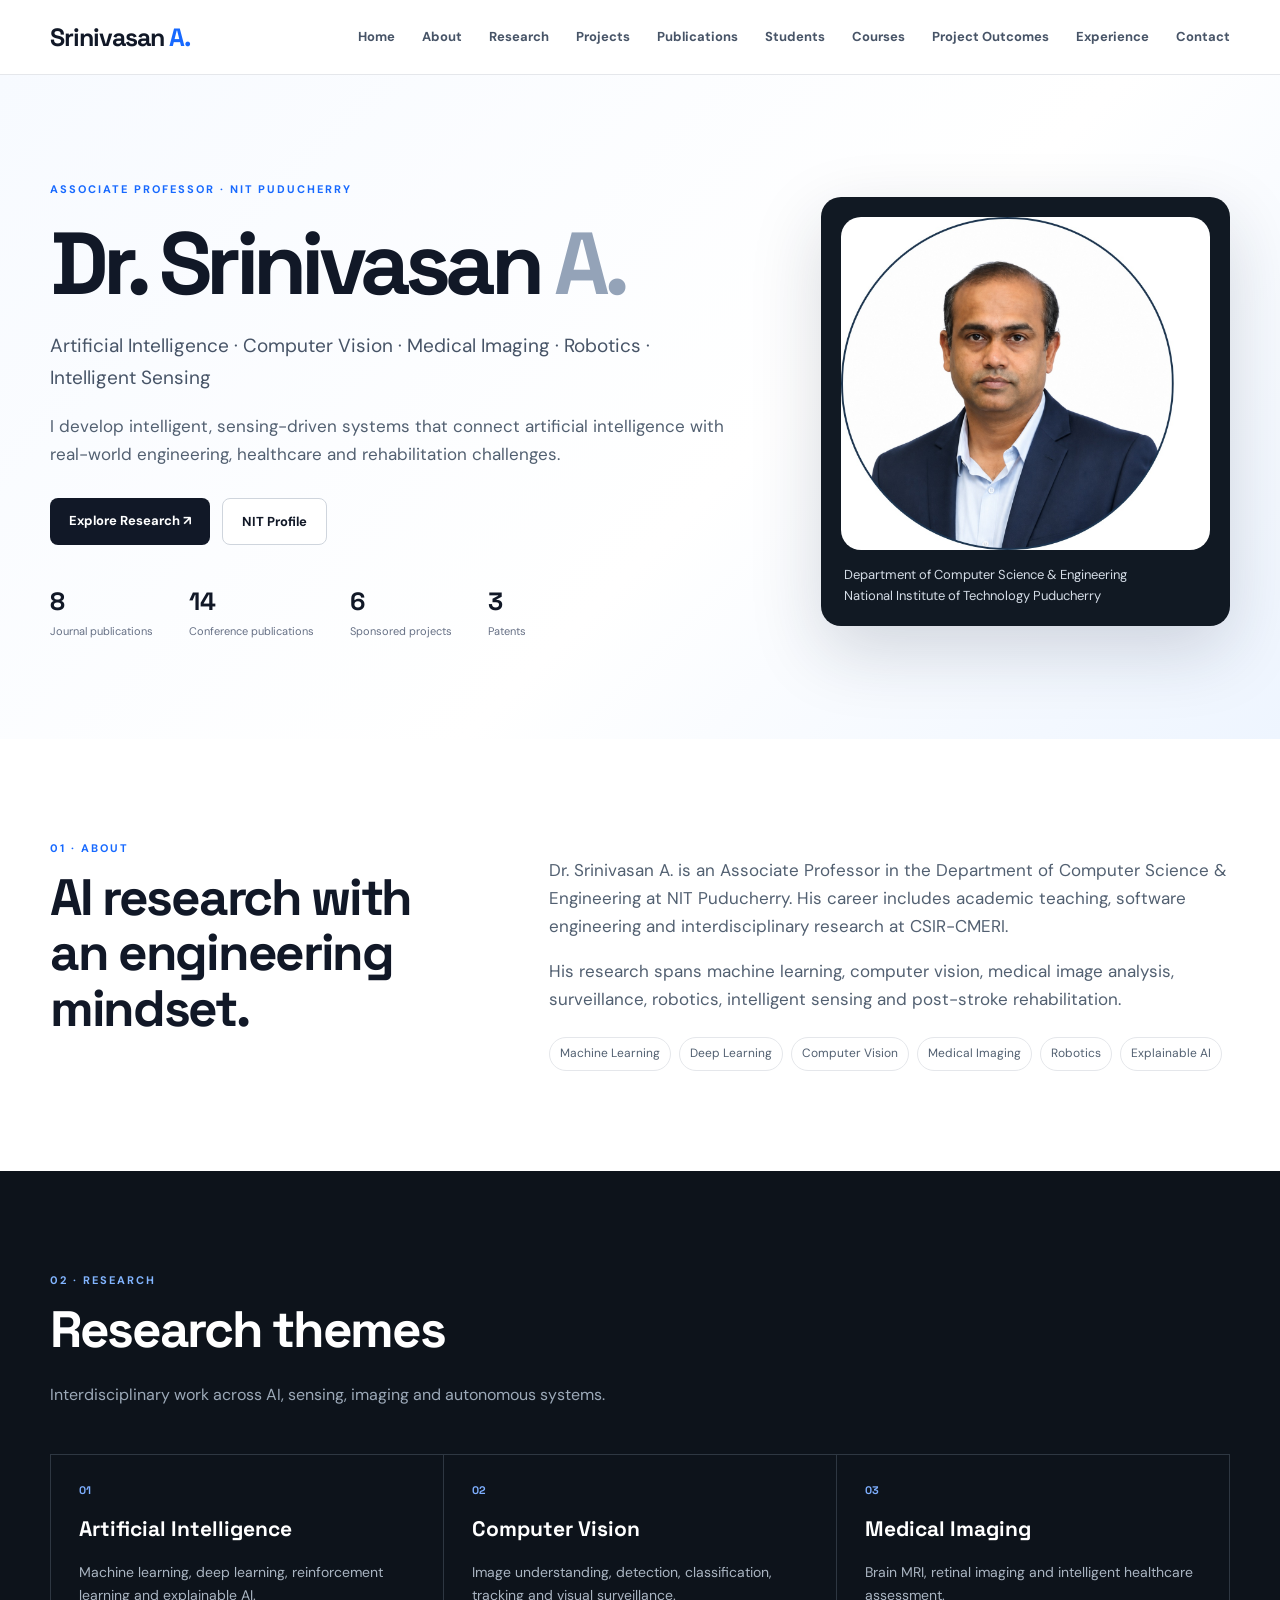
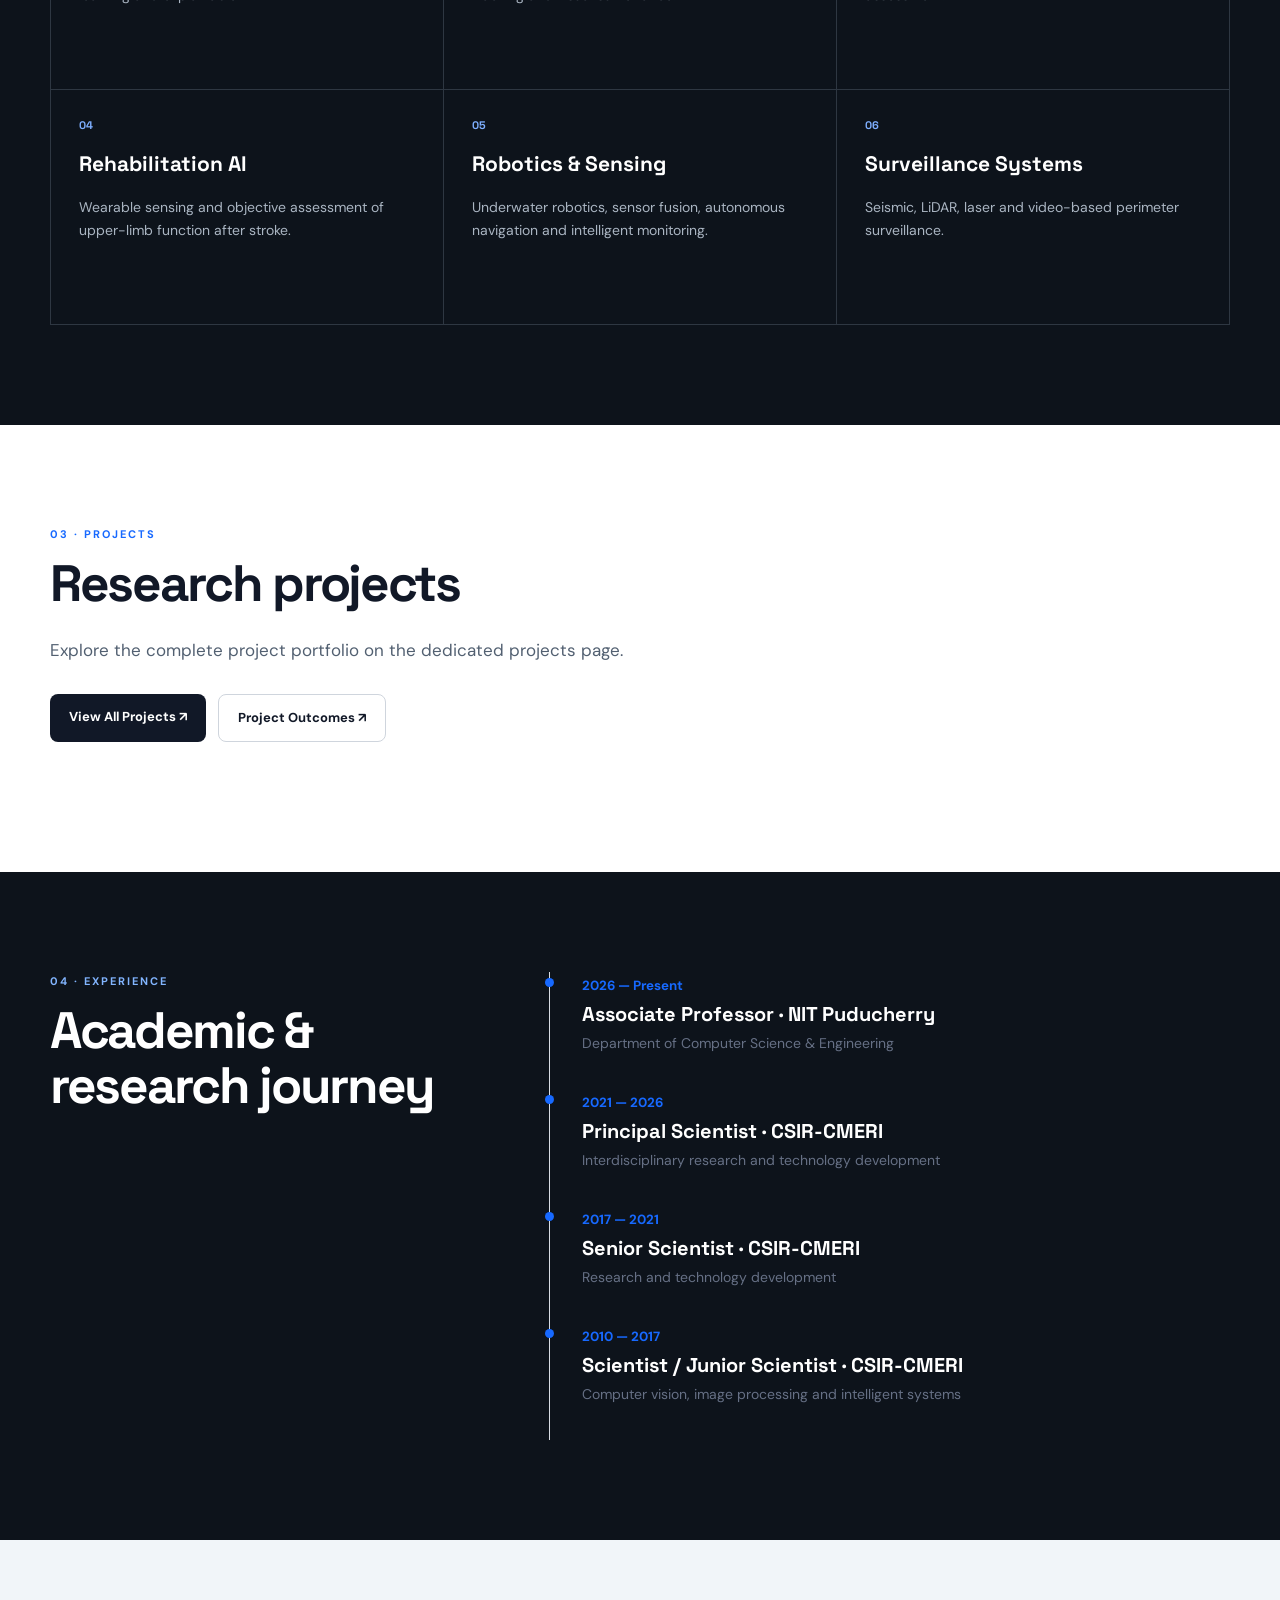
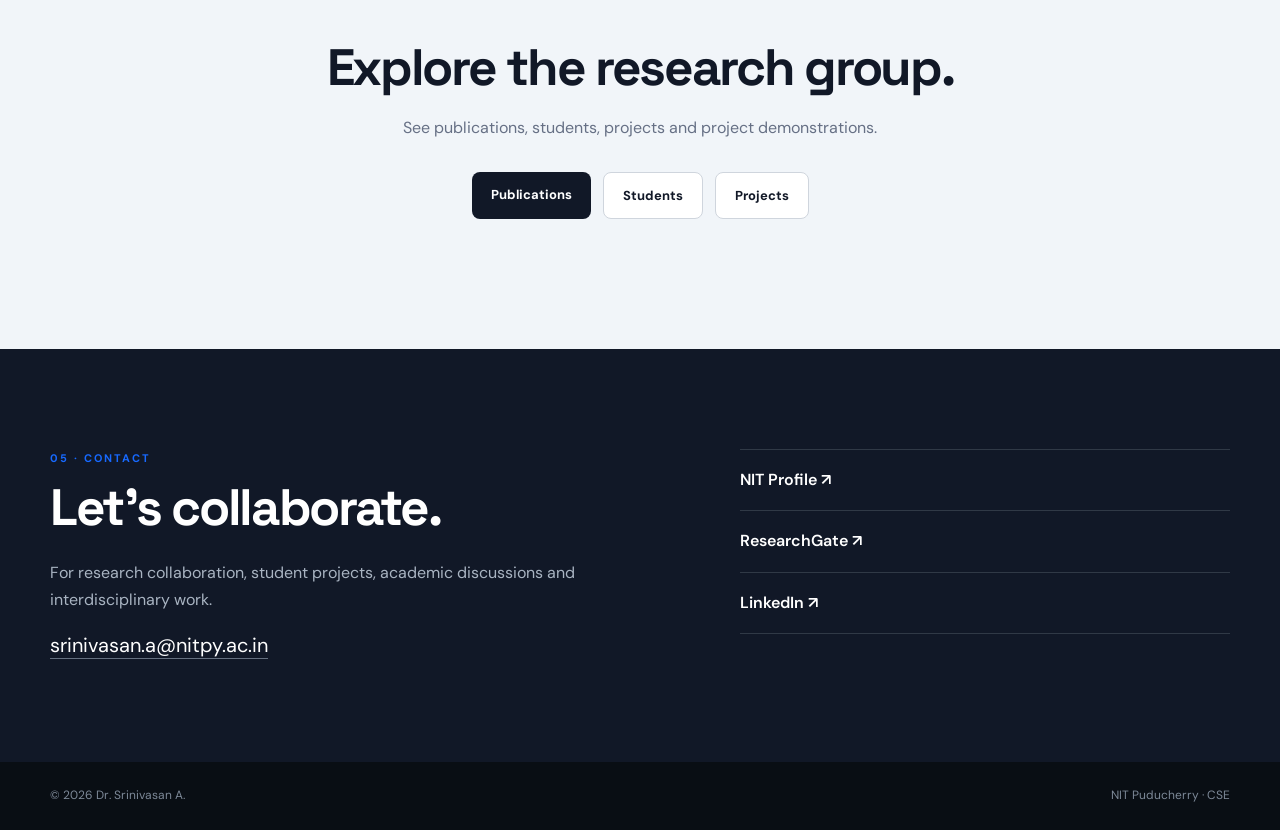
<file: index.html>
<!doctype html><html lang="en"><head><meta charset="utf-8"><meta name="viewport" content="width=device-width,initial-scale=1"><title>Dr. Srinivasan A | Associate Professor | NIT Puducherry</title><link rel="stylesheet" href="style.css"></head><body><header><div class="container nav"><a class="brand" href="index.html">Srinivasan <b>A.</b></a><button class="menu">☰</button><nav>
<a href="index.html">Home</a><a href="index.html#about">About</a><a href="index.html#research">Research</a><a href="projects.html">Projects</a><a href="publications.html">Publications</a><a href="students.html">Students</a><a href="stu.html">Courses</a><a href="project-outcomes.html">Project Outcomes</a><a href="index.html#experience">Experience</a><a href="index.html#contact">Contact</a>
</nav></div></header>
<section class="hero"><div class="container hero-grid"><div><div class="eyebrow">ASSOCIATE PROFESSOR · NIT PUDUCHERRY</div><h1>Dr. Srinivasan <span>A.</span></h1><p class="lead">Artificial Intelligence · Computer Vision · Medical Imaging · Robotics · Intelligent Sensing</p><p class="copy">I develop intelligent, sensing-driven systems that connect artificial intelligence with real-world engineering, healthcare and rehabilitation challenges.</p><div class="actions"><a class="btn primary" href="#research">Explore Research ↗</a><a class="btn outline" href="https://research.nitpy.ac.in/professor_profile/25596601/" target="_blank">NIT Profile</a></div><div class="metrics"><div><strong>8</strong><small>Journal publications</small></div><div><strong>14</strong><small>Conference publications</small></div><div><strong>6</strong><small>Sponsored projects</small></div><div><strong>3</strong><small>Patents</small></div></div></div><div class="portrait"><img class="portrait-photo" src="images/srinivasan.jpg" alt="Dr. Srinivasan A"><p>Department of Computer Science & Engineering<br>National Institute of Technology Puducherry</p></div></div></section>
<section id="about"><div class="container two"><div><div class="label">01 · ABOUT</div><h2>AI research with an engineering mindset.</h2></div><div class="copy"><p>Dr. Srinivasan A. is an Associate Professor in the Department of Computer Science & Engineering at NIT Puducherry. His career includes academic teaching, software engineering and interdisciplinary research at CSIR-CMERI.</p><p>His research spans machine learning, computer vision, medical image analysis, surveillance, robotics, intelligent sensing and post-stroke rehabilitation.</p><div class="chips"><span>Machine Learning</span><span>Deep Learning</span><span>Computer Vision</span><span>Medical Imaging</span><span>Robotics</span><span>Explainable AI</span></div></div></div></section>
<section id="research" class="dark"><div class="container"><div class="label">02 · RESEARCH</div><h2>Research themes</h2><p class="section-intro">Interdisciplinary work across AI, sensing, imaging and autonomous systems.</p><div class="research"><article><div class="num">01</div><h3>Artificial Intelligence</h3><p>Machine learning, deep learning, reinforcement learning and explainable AI.</p></article><article><div class="num">02</div><h3>Computer Vision</h3><p>Image understanding, detection, classification, tracking and visual surveillance.</p></article><article><div class="num">03</div><h3>Medical Imaging</h3><p>Brain MRI, retinal imaging and intelligent healthcare assessment.</p></article><article><div class="num">04</div><h3>Rehabilitation AI</h3><p>Wearable sensing and objective assessment of upper-limb function after stroke.</p></article><article><div class="num">05</div><h3>Robotics & Sensing</h3><p>Underwater robotics, sensor fusion, autonomous navigation and intelligent monitoring.</p></article><article><div class="num">06</div><h3>Surveillance Systems</h3><p>Seismic, LiDAR, laser and video-based perimeter surveillance.</p></article></div></div></section>
<section id="projects"><div class="container"><div class="label">03 · PROJECTS</div><h2>Research projects</h2><p class="copy">Explore the complete project portfolio on the dedicated projects page.</p><div class="actions"><a class="btn primary" href="projects.html">View All Projects ↗</a><a class="btn outline" href="project-outcomes.html">Project Outcomes ↗</a></div></div></section>
<section id="experience" class="dark"><div class="container two"><div><div class="label">04 · EXPERIENCE</div><h2>Academic & research journey</h2></div><div class="timeline"><article><small>2026 — Present</small><h3>Associate Professor · NIT Puducherry</h3><p>Department of Computer Science & Engineering</p></article><article><small>2021 — 2026</small><h3>Principal Scientist · CSIR-CMERI</h3><p>Interdisciplinary research and technology development</p></article><article><small>2017 — 2021</small><h3>Senior Scientist · CSIR-CMERI</h3><p>Research and technology development</p></article><article><small>2010 — 2017</small><h3>Scientist / Junior Scientist · CSIR-CMERI</h3><p>Computer vision, image processing and intelligent systems</p></article></div></div></section>
<section class="cta"><div class="container"><h2>Explore the research group.</h2><p>See publications, students, projects and project demonstrations.</p><div class="actions" style="justify-content:center"><a class="btn primary" href="publications.html">Publications</a><a class="btn outline" href="students.html">Students</a><a class="btn outline" href="projects.html">Projects</a></div></div></section>
<section id="contact" class="contact"><div class="container contact-grid"><div><div class="label">05 · CONTACT</div><h2>Let's collaborate.</h2><p>For research collaboration, student projects, academic discussions and interdisciplinary work.</p><a class="email" href="mailto:srinivasan.a@nitpy.ac.in">srinivasan.a@nitpy.ac.in</a></div><div class="links"><a href="https://research.nitpy.ac.in/professor_profile/25596601/" target="_blank">NIT Profile ↗</a><a href="https://www.researchgate.net/profile/Srinivasan-Aruchamy" target="_blank">ResearchGate ↗</a><a href="https://in.linkedin.com/in/dr-srinivasan-aruchamy-863a3223" target="_blank">LinkedIn ↗</a></div></div></section>
<footer><div class="container foot"><span>© <span id="y"></span> Dr. Srinivasan A.</span><span>NIT Puducherry · CSE</span></div></footer><script src="script.js"></script></body></html>
</file>
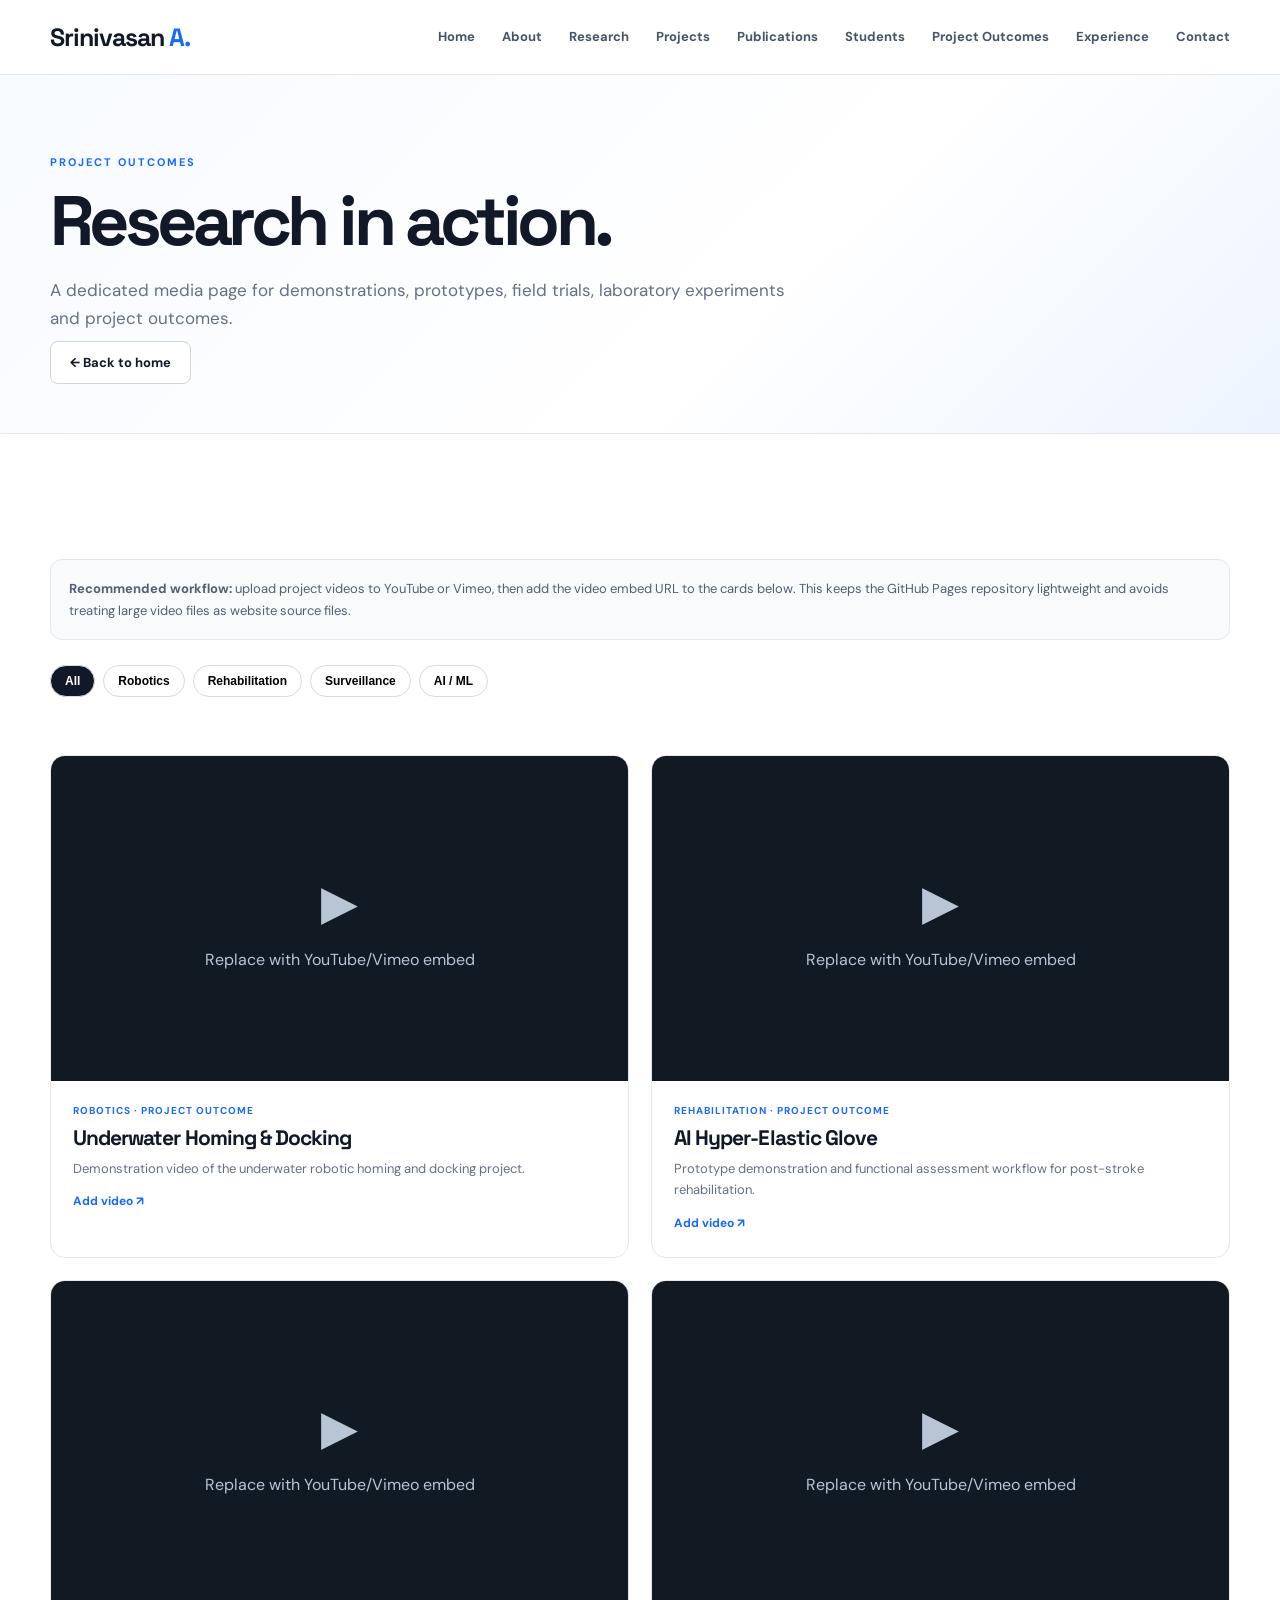
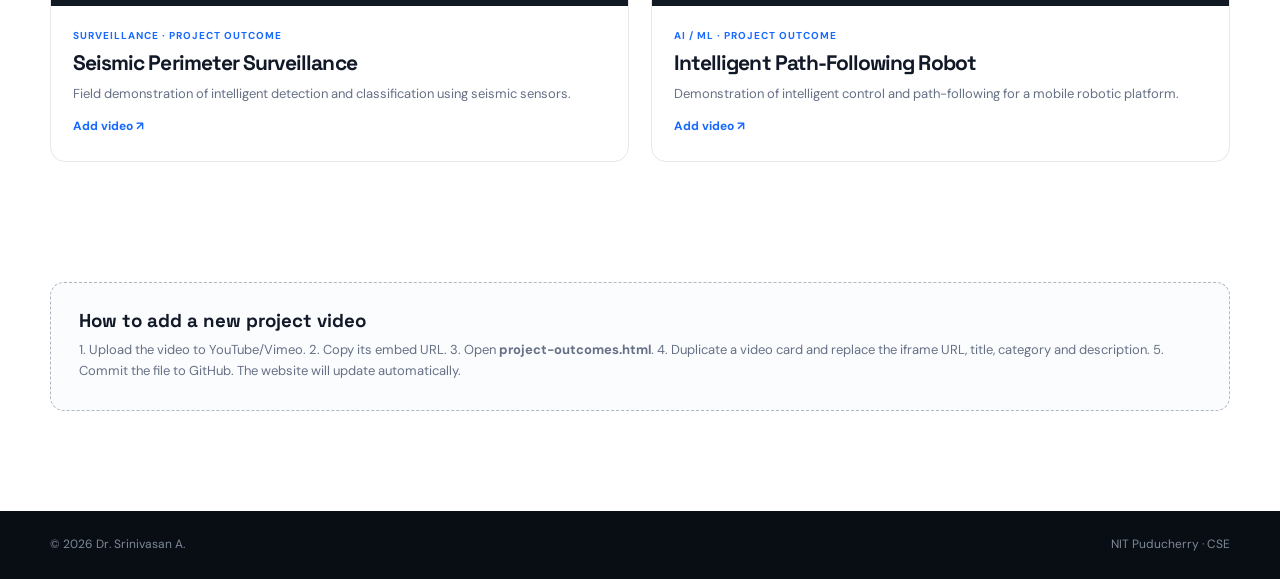
<file: project-outcomes.html>
<!doctype html><html lang="en"><head><meta charset="utf-8"><meta name="viewport" content="width=device-width,initial-scale=1"><title>Project Outcomes | Dr. Srinivasan A</title><link rel="stylesheet" href="style.css"></head><body>
<header><div class="container nav"><a class="brand" href="index.html">Srinivasan <b>A.</b></a><button class="menu">☰</button><nav>
<a href="index.html">Home</a><a href="index.html#about">About</a><a href="index.html#research">Research</a><a href="projects.html">Projects</a><a href="publications.html">Publications</a><a href="students.html">Students</a><a href="project-outcomes.html">Project Outcomes</a><a href="index.html#experience">Experience</a><a href="index.html#contact">Contact</a>
</nav></div></header>
<section class="video-hero"><div class="container"><div class="label">PROJECT OUTCOMES</div><h1>Research in action.</h1><p>A dedicated media page for demonstrations, prototypes, field trials, laboratory experiments and project outcomes.</p><a class="btn outline" href="index.html">← Back to home</a></div></section>
<section><div class="container"><div class="video-note"><b>Recommended workflow:</b> upload project videos to YouTube or Vimeo, then add the video embed URL to the cards below. This keeps the GitHub Pages repository lightweight and avoids treating large video files as website source files.</div>
<div class="video-filters"><button class="video-filter active" data-filter="all">All</button><button class="video-filter" data-filter="robotics">Robotics</button><button class="video-filter" data-filter="rehabilitation">Rehabilitation</button><button class="video-filter" data-filter="surveillance">Surveillance</button><button class="video-filter" data-filter="ai">AI / ML</button></div>
<div id="videoGrid" class="video-grid">
<article class="video-card" data-category="robotics"><div class="video-frame"><div class="video-placeholder"><span class="play">▶</span>Replace with YouTube/Vimeo embed</div></div><div class="video-body"><div class="video-meta">Robotics · Project Outcome</div><h2>Underwater Homing & Docking</h2><p>Demonstration video of the underwater robotic homing and docking project.</p><a class="video-link" href="#" onclick="return false">Add video ↗</a></div></article>
<article class="video-card" data-category="rehabilitation"><div class="video-frame"><div class="video-placeholder"><span class="play">▶</span>Replace with YouTube/Vimeo embed</div></div><div class="video-body"><div class="video-meta">Rehabilitation · Project Outcome</div><h2>AI Hyper-Elastic Glove</h2><p>Prototype demonstration and functional assessment workflow for post-stroke rehabilitation.</p><a class="video-link" href="#" onclick="return false">Add video ↗</a></div></article>
<article class="video-card" data-category="surveillance"><div class="video-frame"><div class="video-placeholder"><span class="play">▶</span>Replace with YouTube/Vimeo embed</div></div><div class="video-body"><div class="video-meta">Surveillance · Project Outcome</div><h2>Seismic Perimeter Surveillance</h2><p>Field demonstration of intelligent detection and classification using seismic sensors.</p><a class="video-link" href="#" onclick="return false">Add video ↗</a></div></article>
<article class="video-card" data-category="ai"><div class="video-frame"><div class="video-placeholder"><span class="play">▶</span>Replace with YouTube/Vimeo embed</div></div><div class="video-body"><div class="video-meta">AI / ML · Project Outcome</div><h2>Intelligent Path-Following Robot</h2><p>Demonstration of intelligent control and path-following for a mobile robotic platform.</p><a class="video-link" href="#" onclick="return false">Add video ↗</a></div></article>
</div>
<div class="upload-box"><h3>How to add a new project video</h3><p>1. Upload the video to YouTube/Vimeo. 2. Copy its embed URL. 3. Open <b>project-outcomes.html</b>. 4. Duplicate a video card and replace the iframe URL, title, category and description. 5. Commit the file to GitHub. The website will update automatically.</p></div>
</div></section>
<footer><div class="container foot"><span>© <span id="y"></span> Dr. Srinivasan A.</span><span>NIT Puducherry · CSE</span></div></footer>
<script src="script.js"></script><script>
const vb=[...document.querySelectorAll('.video-filter')],vc=[...document.querySelectorAll('.video-card')];vb.forEach(b=>b.onclick=()=>{vb.forEach(x=>x.classList.remove('active'));b.classList.add('active');let f=b.dataset.filter;vc.forEach(c=>c.style.display=f==='all'||c.dataset.category===f?'block':'none')});
</script></body></html>
</file>
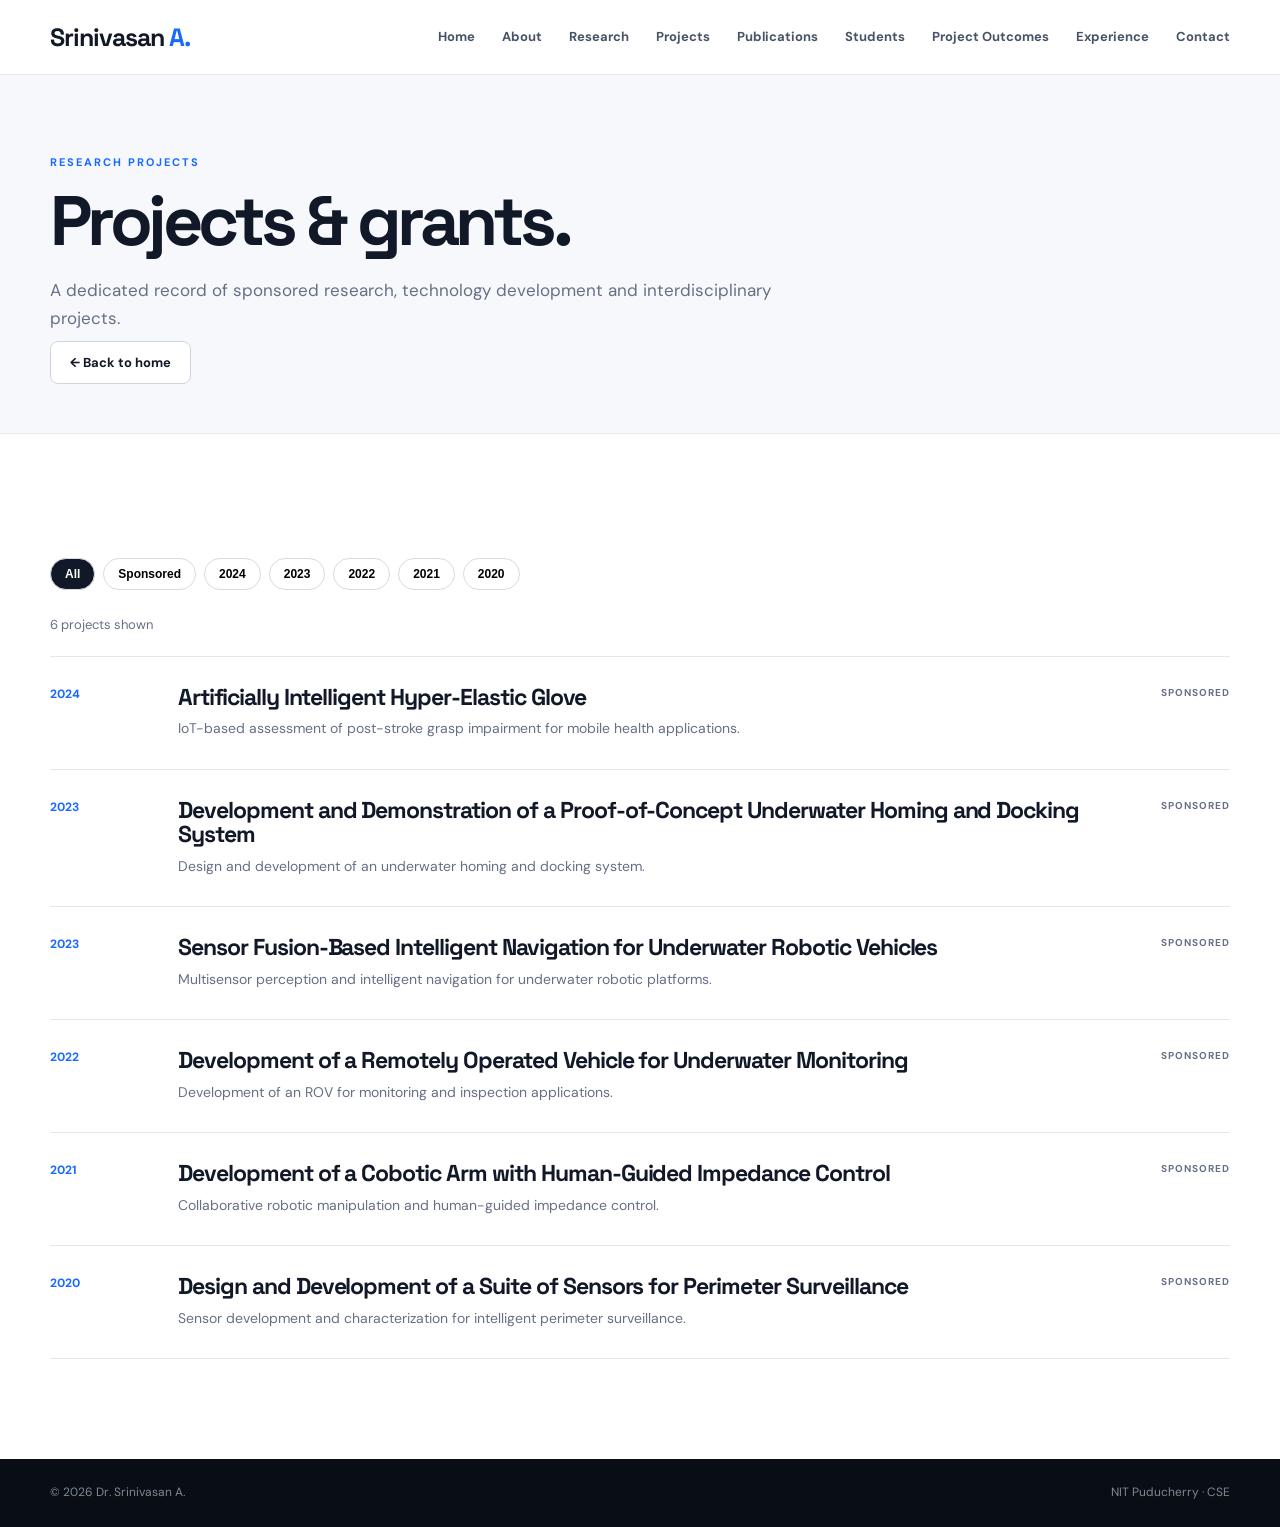
<file: projects.html>
<!doctype html><html lang="en"><head><meta charset="utf-8"><meta name="viewport" content="width=device-width,initial-scale=1"><title>Research Projects | Dr. Srinivasan A</title><link rel="stylesheet" href="style.css"></head><body>
<header><div class="container nav"><a class="brand" href="index.html">Srinivasan <b>A.</b></a><button class="menu">☰</button><nav>
<a href="index.html">Home</a><a href="index.html#about">About</a><a href="index.html#research">Research</a><a href="projects.html">Projects</a><a href="publications.html">Publications</a><a href="students.html">Students</a><a href="project-outcomes.html">Project Outcomes</a><a href="index.html#experience">Experience</a><a href="index.html#contact">Contact</a>
</nav></div></header>
<section class="project-page-hero"><div class="container"><div class="label">RESEARCH PROJECTS</div><h1>Projects & grants.</h1><p>A dedicated record of sponsored research, technology development and interdisciplinary projects.</p><a class="btn outline" href="index.html">← Back to home</a></div></section>
<section><div class="container"><div class="project-filters"><button class="project-filter active" data-filter="all">All</button><button class="project-filter" data-filter="sponsored">Sponsored</button><button class="project-filter" data-filter="2024">2024</button><button class="project-filter" data-filter="2023">2023</button><button class="project-filter" data-filter="2022">2022</button><button class="project-filter" data-filter="2021">2021</button><button class="project-filter" data-filter="2020">2020</button></div><div id="projectCount" class="project-count"></div><div class="project-list-v6"><article class="project-row-v6" data-year="2024" data-type="sponsored" data-search="artificially intelligent hyper-elastic glove iot-based assessment of post-stroke grasp impairment for mobile health applications. sponsored 2024">
<div class="project-year-v6">2024</div><div><h2>Artificially Intelligent Hyper-Elastic Glove</h2><p>IoT-based assessment of post-stroke grasp impairment for mobile health applications.</p></div><div class="project-type-v6">Sponsored</div></article>
<article class="project-row-v6" data-year="2023" data-type="sponsored" data-search="development and demonstration of a proof-of-concept underwater homing and docking system design and development of an underwater homing and docking system. sponsored 2023">
<div class="project-year-v6">2023</div><div><h2>Development and Demonstration of a Proof-of-Concept Underwater Homing and Docking System</h2><p>Design and development of an underwater homing and docking system.</p></div><div class="project-type-v6">Sponsored</div></article>
<article class="project-row-v6" data-year="2023" data-type="sponsored" data-search="sensor fusion-based intelligent navigation for underwater robotic vehicles multisensor perception and intelligent navigation for underwater robotic platforms. sponsored 2023">
<div class="project-year-v6">2023</div><div><h2>Sensor Fusion-Based Intelligent Navigation for Underwater Robotic Vehicles</h2><p>Multisensor perception and intelligent navigation for underwater robotic platforms.</p></div><div class="project-type-v6">Sponsored</div></article>
<article class="project-row-v6" data-year="2022" data-type="sponsored" data-search="development of a remotely operated vehicle for underwater monitoring development of an rov for monitoring and inspection applications. sponsored 2022">
<div class="project-year-v6">2022</div><div><h2>Development of a Remotely Operated Vehicle for Underwater Monitoring</h2><p>Development of an ROV for monitoring and inspection applications.</p></div><div class="project-type-v6">Sponsored</div></article>
<article class="project-row-v6" data-year="2021" data-type="sponsored" data-search="development of a cobotic arm with human-guided impedance control collaborative robotic manipulation and human-guided impedance control. sponsored 2021">
<div class="project-year-v6">2021</div><div><h2>Development of a Cobotic Arm with Human-Guided Impedance Control</h2><p>Collaborative robotic manipulation and human-guided impedance control.</p></div><div class="project-type-v6">Sponsored</div></article>
<article class="project-row-v6" data-year="2020" data-type="sponsored" data-search="design and development of a suite of sensors for perimeter surveillance sensor development and characterization for intelligent perimeter surveillance. sponsored 2020">
<div class="project-year-v6">2020</div><div><h2>Design and Development of a Suite of Sensors for Perimeter Surveillance</h2><p>Sensor development and characterization for intelligent perimeter surveillance.</p></div><div class="project-type-v6">Sponsored</div></article></div></div></section>
<footer><div class="container foot"><span>© <span id="y"></span> Dr. Srinivasan A.</span><span>NIT Puducherry · CSE</span></div></footer>
<script src="script.js"></script><script>
const pb=[...document.querySelectorAll('.project-filter')],pr=[...document.querySelectorAll('.project-row-v6')],pc=document.getElementById('projectCount');let pf='all';
function renderProjects(){let n=0;pr.forEach(x=>{let ok=pf==='all'||x.dataset.type===pf||x.dataset.year===pf;x.style.display=ok?'grid':'none';if(ok)n++});pc.textContent=n+' project'+(n===1?'':'s')+' shown'}
pb.forEach(b=>b.onclick=()=>{pb.forEach(x=>x.classList.remove('active'));b.classList.add('active');pf=b.dataset.filter;renderProjects()});renderProjects();
</script></body></html>
</file>
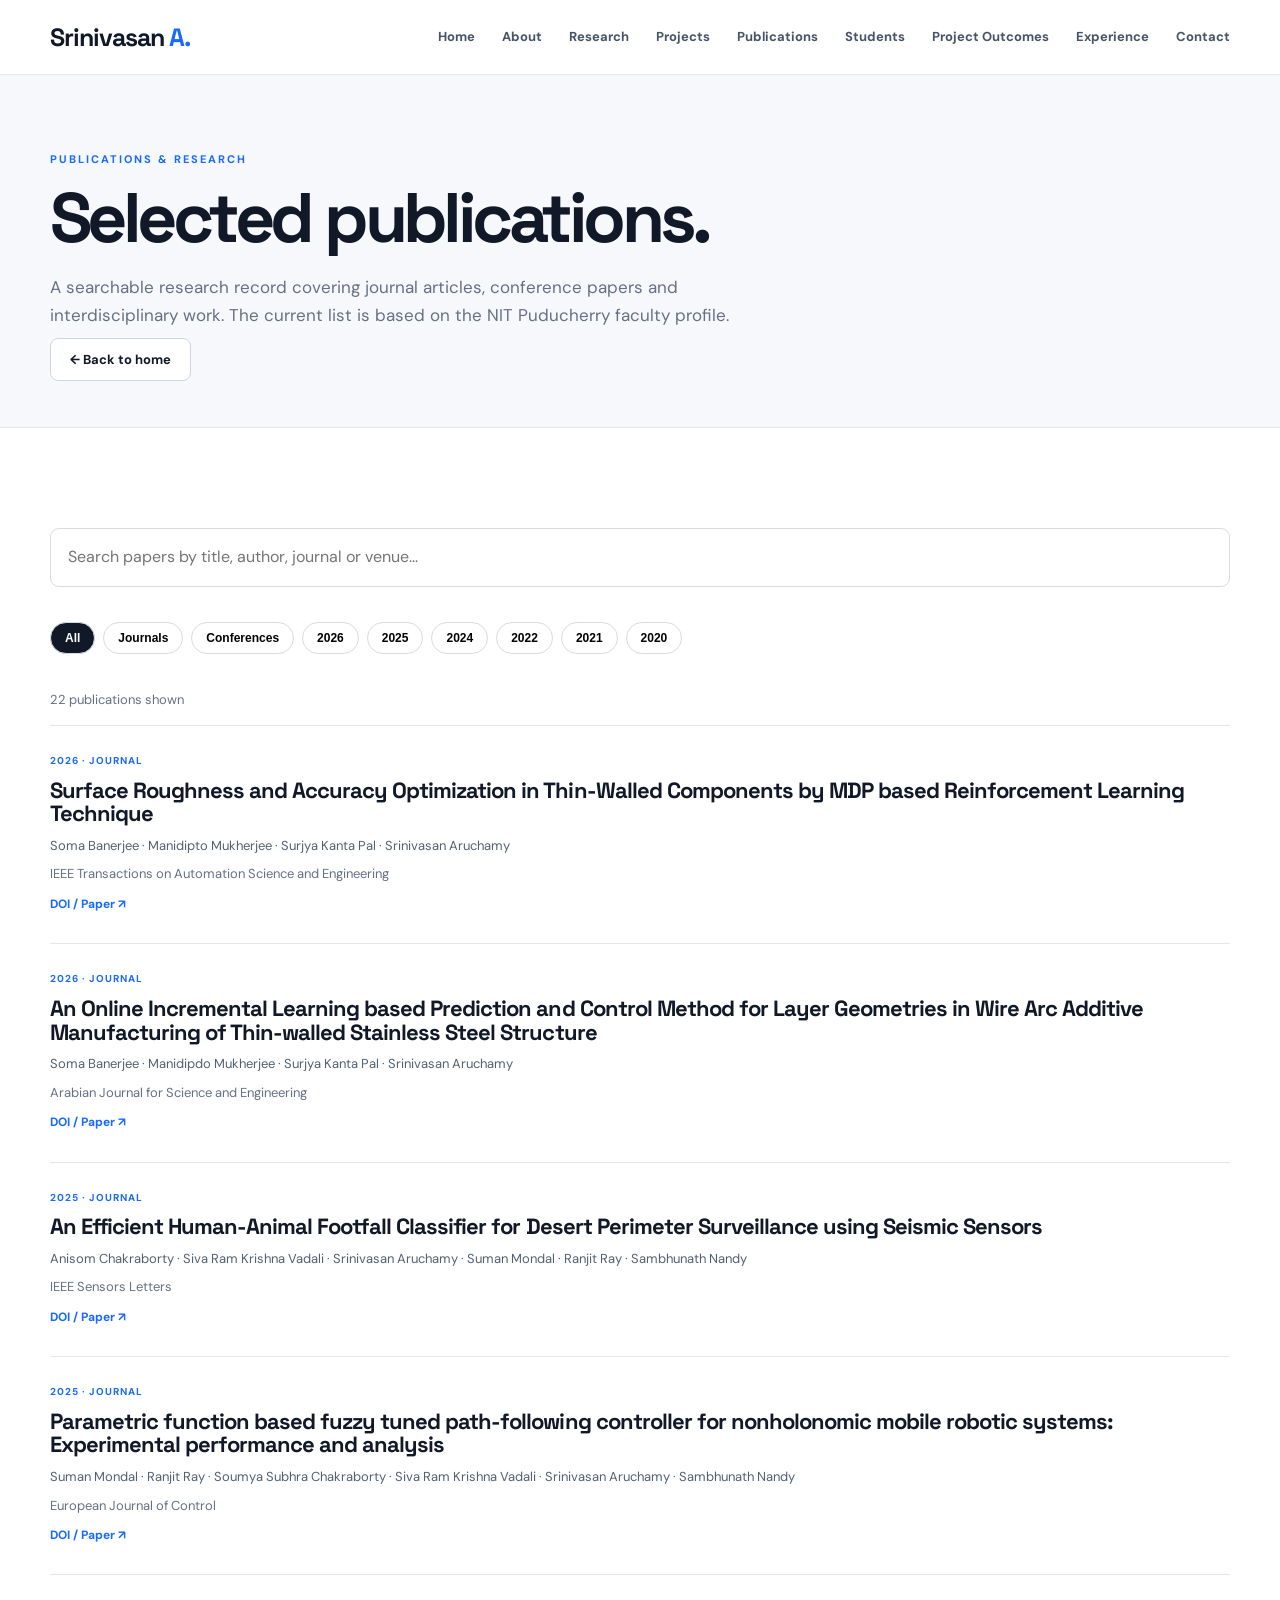
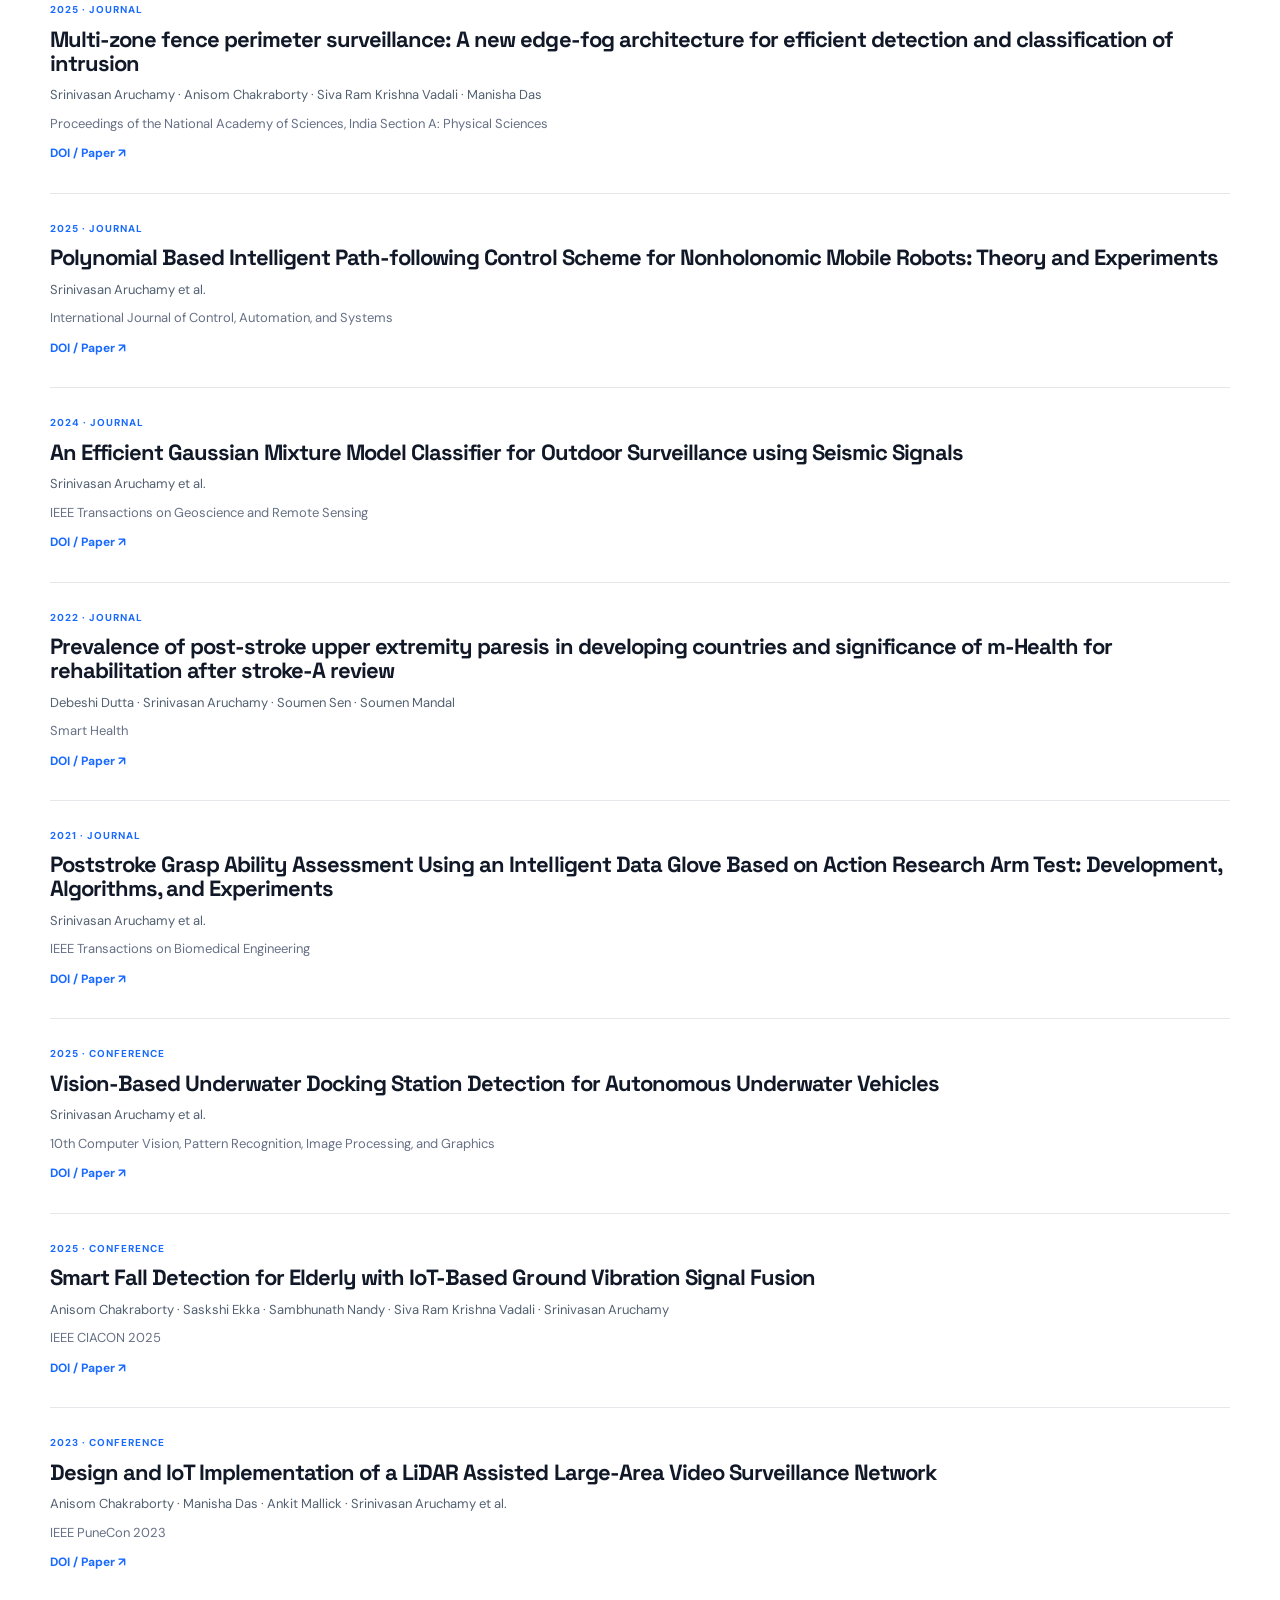
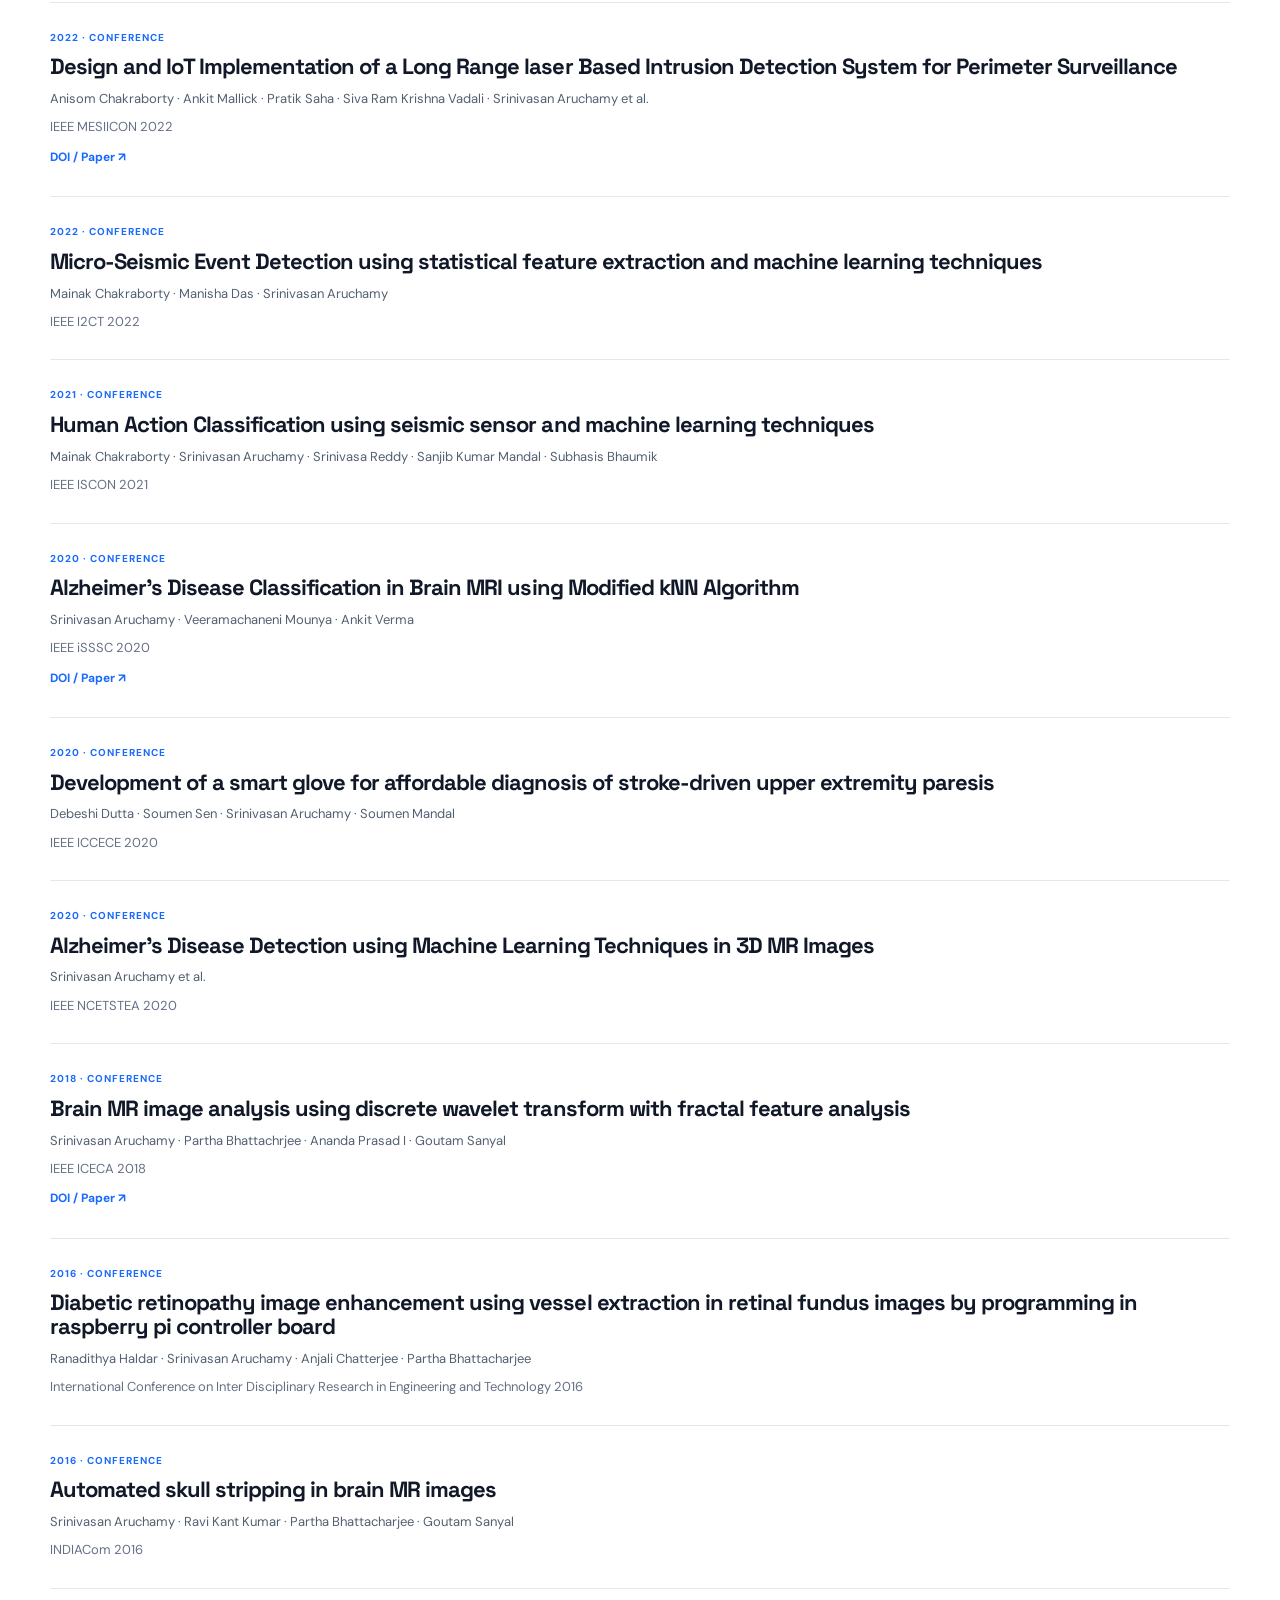
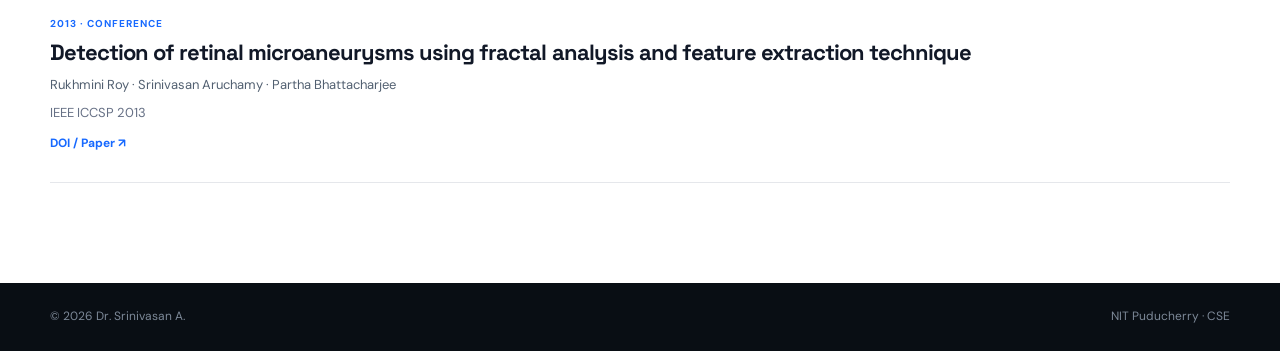
<file: publications.html>
<!doctype html><html lang="en"><head><meta charset="utf-8"><meta name="viewport" content="width=device-width,initial-scale=1"><title>Publications | Dr. Srinivasan A</title><link rel="stylesheet" href="style.css"></head><body>
<header><div class="container nav"><a class="brand" href="index.html">Srinivasan <b>A.</b></a><button class="menu">☰</button><nav>
<a href="index.html">Home</a><a href="index.html#about">About</a><a href="index.html#research">Research</a><a href="projects.html">Projects</a><a href="publications.html">Publications</a><a href="students.html">Students</a><a href="project-outcomes.html">Project Outcomes</a><a href="index.html#experience">Experience</a><a href="index.html#contact">Contact</a>
</nav></div></header>
<section class="page-hero"><div class="container"><div class="label">PUBLICATIONS & RESEARCH</div><h1>Selected publications.</h1><p>A searchable research record covering journal articles, conference papers and interdisciplinary work. The current list is based on the NIT Puducherry faculty profile.</p><a class="btn outline" href="index.html">← Back to home</a></div></section>
<section><div class="container"><input id="search" class="search" placeholder="Search papers by title, author, journal or venue..."><div class="filters"><button class="filter active" data-filter="all">All</button><button class="filter" data-filter="journal">Journals</button><button class="filter" data-filter="conference">Conferences</button><button class="filter" data-filter="2026">2026</button><button class="filter" data-filter="2025">2025</button><button class="filter" data-filter="2024">2024</button><button class="filter" data-filter="2022">2022</button><button class="filter" data-filter="2021">2021</button><button class="filter" data-filter="2020">2020</button></div><div id="count" style="color:#667085;font-size:13px;margin-bottom:15px"></div><div class="pub-list"><article class="pub" data-year="2026" data-type="journal" data-text="surface roughness and accuracy optimization in thin-walled components by mdp based reinforcement learning technique soma banerjee · manidipto mukherjee · surjya kanta pal · srinivasan aruchamy ieee transactions on automation science and engineering"><div class="pub-meta">2026 · Journal</div><h2>Surface Roughness and Accuracy Optimization in Thin-Walled Components by MDP based Reinforcement Learning Technique</h2><p class="authors">Soma Banerjee · Manidipto Mukherjee · Surjya Kanta Pal · Srinivasan Aruchamy</p><p class="venue">IEEE Transactions on Automation Science and Engineering</p><a class="doi" href="https://doi.org/10.1109/TASE.2026.3681771" target="_blank">DOI / Paper ↗</a></article>

<article class="pub" data-year="2026" data-type="journal" data-text="An Online Incremental Learning based Prediction and Control Method for Layer Geometries in Wire Arc Additive Manufacturing of Thin-walled Stainless Steel Structure"><div class="pub-meta">2026 · Journal</div><h2>An Online Incremental Learning based Prediction and Control Method for Layer Geometries in Wire Arc Additive Manufacturing of Thin-walled Stainless Steel Structure</h2><p class="authors">Soma Banerjee · Manidipdo Mukherjee · Surjya Kanta Pal · Srinivasan Aruchamy </p><p class="venue">Arabian Journal for Science and Engineering
</p><a class="doi" href="https://doi.org/10.1109/LSENS.2025.3579419" target="_blank">DOI / Paper ↗</a></article>    
<article class="pub" data-year="2025" data-type="journal" data-text="an efficient human-animal footfall classifier for desert perimeter surveillance using seismic sensors anisom chakraborty · siva ram krishna vadali · srinivasan aruchamy · suman mondal · ranjit ray · sambhunath nandy ieee sensors letters"><div class="pub-meta">2025 · Journal</div><h2>An Efficient Human-Animal Footfall Classifier for Desert Perimeter Surveillance using Seismic Sensors</h2><p class="authors">Anisom Chakraborty · Siva Ram Krishna Vadali · Srinivasan Aruchamy · Suman Mondal · Ranjit Ray · Sambhunath Nandy</p><p class="venue">IEEE Sensors Letters</p><a class="doi" href="https://doi.org/10.1109/LSENS.2025.3579419" target="_blank">DOI / Paper ↗</a></article>
<article class="pub" data-year="2025" data-type="journal" data-text="parametric function based fuzzy tuned path-following controller for nonholonomic mobile robotic systems: experimental performance and analysis suman mondal · ranjit ray · soumya subhra chakraborty · siva ram krishna vadali · srinivasan aruchamy · sambhunath nandy european journal of control"><div class="pub-meta">2025 · Journal</div><h2>Parametric function based fuzzy tuned path-following controller for nonholonomic mobile robotic systems: Experimental performance and analysis</h2><p class="authors">Suman Mondal · Ranjit Ray · Soumya Subhra Chakraborty · Siva Ram Krishna Vadali · Srinivasan Aruchamy · Sambhunath Nandy</p><p class="venue">European Journal of Control</p><a class="doi" href="https://doi.org/10.1016/j.ejcon.2024.101169" target="_blank">DOI / Paper ↗</a></article>
<article class="pub" data-year="2025" data-type="journal" data-text="multi-zone fence perimeter surveillance: a new edge-fog architecture for efficient detection and classification of intrusion srinivasan aruchamy · anisom chakraborty · siva ram krishna vadali · manisha das proceedings of the national academy of sciences, india section a: physical sciences"><div class="pub-meta">2025 · Journal</div><h2>Multi-zone fence perimeter surveillance: A new edge-fog architecture for efficient detection and classification of intrusion</h2><p class="authors">Srinivasan Aruchamy · Anisom Chakraborty · Siva Ram Krishna Vadali · Manisha Das</p><p class="venue">Proceedings of the National Academy of Sciences, India Section A: Physical Sciences</p><a class="doi" href="https://doi.org/10.1007/s40010-024-00904-9" target="_blank">DOI / Paper ↗</a></article>
<article class="pub" data-year="2025" data-type="journal" data-text="polynomial based intelligent path-following control scheme for nonholonomic mobile robots: theory and experiments srinivasan aruchamy et al. international journal of control, automation, and systems"><div class="pub-meta">2025 · Journal</div><h2>Polynomial Based Intelligent Path-following Control Scheme for Nonholonomic Mobile Robots: Theory and Experiments</h2><p class="authors">Srinivasan Aruchamy et al.</p><p class="venue">International Journal of Control, Automation, and Systems</p><a class="doi" href="https://doi.org/10.1007/s12555-023-0678-y" target="_blank">DOI / Paper ↗</a></article>
<article class="pub" data-year="2024" data-type="journal" data-text="an efficient gaussian mixture model classifier for outdoor surveillance using seismic signals srinivasan aruchamy et al. ieee transactions on geoscience and remote sensing"><div class="pub-meta">2024 · Journal</div><h2>An Efficient Gaussian Mixture Model Classifier for Outdoor Surveillance using Seismic Signals</h2><p class="authors">Srinivasan Aruchamy et al.</p><p class="venue">IEEE Transactions on Geoscience and Remote Sensing</p><a class="doi" href="https://doi.org/10.1109/TGRS.2024.3440043" target="_blank">DOI / Paper ↗</a></article>
<article class="pub" data-year="2022" data-type="journal" data-text="prevalence of post-stroke upper extremity paresis in developing countries and significance of m-health for rehabilitation after stroke-a review debeshi dutta · srinivasan aruchamy · soumen sen · soumen mandal smart health"><div class="pub-meta">2022 · Journal</div><h2>Prevalence of post-stroke upper extremity paresis in developing countries and significance of m-Health for rehabilitation after stroke-A review</h2><p class="authors">Debeshi Dutta · Srinivasan Aruchamy · Soumen Sen · Soumen Mandal</p><p class="venue">Smart Health</p><a class="doi" href="https://doi.org/10.1016/j.smhl.2022.100264" target="_blank">DOI / Paper ↗</a></article>
<article class="pub" data-year="2021" data-type="journal" data-text="poststroke grasp ability assessment using an intelligent data glove based on action research arm test: development, algorithms, and experiments srinivasan aruchamy et al. ieee transactions on biomedical engineering"><div class="pub-meta">2021 · Journal</div><h2>Poststroke Grasp Ability Assessment Using an Intelligent Data Glove Based on Action Research Arm Test: Development, Algorithms, and Experiments</h2><p class="authors">Srinivasan Aruchamy et al.</p><p class="venue">IEEE Transactions on Biomedical Engineering</p><a class="doi" href="https://doi.org/10.1109/TBME.2021.3110432" target="_blank">DOI / Paper ↗</a></article>
<article class="pub" data-year="2025" data-type="conference" data-text="vision-based underwater docking station detection for autonomous underwater vehicles srinivasan aruchamy et al. 10th computer vision, pattern recognition, image processing, and graphics"><div class="pub-meta">2025 · Conference</div><h2>Vision-Based Underwater Docking Station Detection for Autonomous Underwater Vehicles</h2><p class="authors">Srinivasan Aruchamy et al.</p><p class="venue">10th Computer Vision, Pattern Recognition, Image Processing, and Graphics</p><a class="doi" href="https://doi.org/10.1007/978-3-032-08511-5_25" target="_blank">DOI / Paper ↗</a></article>
<article class="pub" data-year="2025" data-type="conference" data-text="smart fall detection for elderly with iot-based ground vibration signal fusion anisom chakraborty · saskshi ekka · sambhunath nandy · siva ram krishna vadali · srinivasan aruchamy ieee ciacon 2025"><div class="pub-meta">2025 · Conference</div><h2>Smart Fall Detection for Elderly with IoT-Based Ground Vibration Signal Fusion</h2><p class="authors">Anisom Chakraborty · Saskshi Ekka · Sambhunath Nandy · Siva Ram Krishna Vadali · Srinivasan Aruchamy</p><p class="venue">IEEE CIACON 2025</p><a class="doi" href="https://doi.org/10.1109/CIACON65473.2025.11189745" target="_blank">DOI / Paper ↗</a></article>
<article class="pub" data-year="2023" data-type="conference" data-text="design and iot implementation of a lidar assisted large-area video surveillance network anisom chakraborty · manisha das · ankit mallick · srinivasan aruchamy et al. ieee punecon 2023"><div class="pub-meta">2023 · Conference</div><h2>Design and IoT Implementation of a LiDAR Assisted Large-Area Video Surveillance Network</h2><p class="authors">Anisom Chakraborty · Manisha Das · Ankit Mallick · Srinivasan Aruchamy et al.</p><p class="venue">IEEE PuneCon 2023</p><a class="doi" href="https://doi.org/10.1109/PuneCon58714.2023.10449997" target="_blank">DOI / Paper ↗</a></article>
<article class="pub" data-year="2022" data-type="conference" data-text="design and iot implementation of a long range laser based intrusion detection system for perimeter surveillance anisom chakraborty · ankit mallick · pratik saha · siva ram krishna vadali · srinivasan aruchamy et al. ieee mesiicon 2022"><div class="pub-meta">2022 · Conference</div><h2>Design and IoT Implementation of a Long Range laser Based Intrusion Detection System for Perimeter Surveillance</h2><p class="authors">Anisom Chakraborty · Ankit Mallick · Pratik Saha · Siva Ram Krishna Vadali · Srinivasan Aruchamy et al.</p><p class="venue">IEEE MESIICON 2022</p><a class="doi" href="https://doi.org/10.1109/MESIICON55227.2022.10093464" target="_blank">DOI / Paper ↗</a></article>
<article class="pub" data-year="2022" data-type="conference" data-text="micro-seismic event detection using statistical feature extraction and machine learning techniques mainak chakraborty · manisha das · srinivasan aruchamy ieee i2ct 2022"><div class="pub-meta">2022 · Conference</div><h2>Micro-Seismic Event Detection using statistical feature extraction and machine learning techniques</h2><p class="authors">Mainak Chakraborty · Manisha Das · Srinivasan Aruchamy</p><p class="venue">IEEE I2CT 2022</p></article>
<article class="pub" data-year="2021" data-type="conference" data-text="human action classification using seismic sensor and machine learning techniques mainak chakraborty · srinivasan aruchamy · srinivasa reddy · sanjib kumar mandal · subhasis bhaumik ieee iscon 2021"><div class="pub-meta">2021 · Conference</div><h2>Human Action Classification using seismic sensor and machine learning techniques</h2><p class="authors">Mainak Chakraborty · Srinivasan Aruchamy · Srinivasa Reddy · Sanjib Kumar Mandal · Subhasis Bhaumik</p><p class="venue">IEEE ISCON 2021</p></article>
<article class="pub" data-year="2020" data-type="conference" data-text="alzheimer’s disease classification in brain mri using modified knn algorithm srinivasan aruchamy · veeramachaneni mounya · ankit verma ieee isssc 2020"><div class="pub-meta">2020 · Conference</div><h2>Alzheimer’s Disease Classification in Brain MRI using Modified kNN Algorithm</h2><p class="authors">Srinivasan Aruchamy · Veeramachaneni Mounya · Ankit Verma</p><p class="venue">IEEE iSSSC 2020</p><a class="doi" href="https://doi.org/10.1109/iSSSC50941.2020.9358867" target="_blank">DOI / Paper ↗</a></article>
<article class="pub" data-year="2020" data-type="conference" data-text="development of a smart glove for affordable diagnosis of stroke-driven upper extremity paresis debeshi dutta · soumen sen · srinivasan aruchamy · soumen mandal ieee iccece 2020"><div class="pub-meta">2020 · Conference</div><h2>Development of a smart glove for affordable diagnosis of stroke-driven upper extremity paresis</h2><p class="authors">Debeshi Dutta · Soumen Sen · Srinivasan Aruchamy · Soumen Mandal</p><p class="venue">IEEE ICCECE 2020</p></article>
<article class="pub" data-year="2020" data-type="conference" data-text="alzheimer’s disease detection using machine learning techniques in 3d mr images srinivasan aruchamy et al. ieee ncetstea 2020"><div class="pub-meta">2020 · Conference</div><h2>Alzheimer’s Disease Detection using Machine Learning Techniques in 3D MR Images</h2><p class="authors">Srinivasan Aruchamy et al.</p><p class="venue">IEEE NCETSTEA 2020</p></article>
<article class="pub" data-year="2018" data-type="conference" data-text="brain mr image analysis using discrete wavelet transform with fractal feature analysis srinivasan aruchamy · partha bhattachrjee · ananda prasad i · goutam sanyal ieee iceca 2018"><div class="pub-meta">2018 · Conference</div><h2>Brain MR image analysis using discrete wavelet transform with fractal feature analysis</h2><p class="authors">Srinivasan Aruchamy · Partha Bhattachrjee · Ananda Prasad I · Goutam Sanyal</p><p class="venue">IEEE ICECA 2018</p><a class="doi" href="https://doi.org/10.1109/ICECA.2018.8474806" target="_blank">DOI / Paper ↗</a></article>
<article class="pub" data-year="2016" data-type="conference" data-text="diabetic retinopathy image enhancement using vessel extraction in retinal fundus images by programming in raspberry pi controller board ranadithya haldar · srinivasan aruchamy · anjali chatterjee · partha bhattacharjee international conference on inter disciplinary research in engineering and technology 2016"><div class="pub-meta">2016 · Conference</div><h2>Diabetic retinopathy image enhancement using vessel extraction in retinal fundus images by programming in raspberry pi controller board</h2><p class="authors">Ranadithya Haldar · Srinivasan Aruchamy · Anjali Chatterjee · Partha Bhattacharjee</p><p class="venue">International Conference on Inter Disciplinary Research in Engineering and Technology 2016</p></article>
<article class="pub" data-year="2016" data-type="conference" data-text="automated skull stripping in brain mr images srinivasan aruchamy · ravi kant kumar · partha bhattacharjee · goutam sanyal indiacom 2016"><div class="pub-meta">2016 · Conference</div><h2>Automated skull stripping in brain MR images</h2><p class="authors">Srinivasan Aruchamy · Ravi Kant Kumar · Partha Bhattacharjee · Goutam Sanyal</p><p class="venue">INDIACom 2016</p></article>
<article class="pub" data-year="2013" data-type="conference" data-text="detection of retinal microaneurysms using fractal analysis and feature extraction technique rukhmini roy · srinivasan aruchamy · partha bhattacharjee ieee iccsp 2013"><div class="pub-meta">2013 · Conference</div><h2>Detection of retinal microaneurysms using fractal analysis and feature extraction technique</h2><p class="authors">Rukhmini Roy · Srinivasan Aruchamy · Partha Bhattacharjee</p><p class="venue">IEEE ICCSP 2013</p><a class="doi" href="https://doi.org/10.1109/iccsp.2013.6577098" target="_blank">DOI / Paper ↗</a></article></div></div></section>
<footer><div class="container foot"><span>© <span id="y"></span> Dr. Srinivasan A.</span><span>NIT Puducherry · CSE</span></div></footer>
<script src="script.js"></script><script>
const input=document.getElementById('search'), buttons=[...document.querySelectorAll('.filter')], items=[...document.querySelectorAll('.pub')], count=document.getElementById('count'); let active='all';
function render(){let q=input.value.toLowerCase().trim(),n=0;items.forEach(x=>{let ok=(active==='all'||x.dataset.type===active||x.dataset.year===active)&&(!q||x.dataset.text.includes(q));x.style.display=ok?'block':'none';if(ok)n++});count.textContent=n+' publication'+(n===1?'':'s')+' shown';}
buttons.forEach(b=>b.onclick=()=>{buttons.forEach(x=>x.classList.remove('active'));b.classList.add('active');active=b.dataset.filter;render();});input.oninput=render;render();
</script></body></html>
</file>
<file: style.css>
@import url('https://fonts.googleapis.com/css2?family=DM+Sans:wght@400;500;600;700&family=Space+Grotesk:wght@500;600;700&display=swap');
:root{--ink:#111827;--muted:#667085;--line:#e5e7eb;--paper:#f7f8fa;--blue:#1769ff;--dark:#0d131b}
*{box-sizing:border-box}html{scroll-behavior:smooth}body{margin:0;font-family:"DM Sans",sans-serif;color:var(--ink);line-height:1.65;background:#fff}.container{width:min(1180px,calc(100% - 40px));margin:auto}
header{position:sticky;top:0;z-index:20;background:rgba(255,255,255,.94);backdrop-filter:blur(14px);border-bottom:1px solid var(--line)}.nav{height:74px;display:flex;align-items:center;justify-content:space-between}.brand{font:700 25px "Space Grotesk";text-decoration:none;color:var(--ink);letter-spacing:-1px}.brand b{color:var(--blue)}nav{display:flex;gap:27px}nav a{font-size:13px;font-weight:700;color:#475467;text-decoration:none}nav a:hover{color:var(--blue)}.menu{display:none;border:0;background:none;font-size:25px}
.hero{padding:105px 0 95px;background:linear-gradient(135deg,#f7faff,#fff 58%,#eef5ff)}.hero-grid{display:grid;grid-template-columns:1.25fr .75fr;gap:90px;align-items:center}.eyebrow,.label{font-size:11px;letter-spacing:.18em;font-weight:700;color:var(--blue)}h1,h2,h3{font-family:"Space Grotesk";line-height:1.08}h1{font-size:clamp(50px,7vw,88px);letter-spacing:-.065em;margin:18px 0}h1 span{color:#94a3b8}.lead{font-size:19px;color:#475467;max-width:720px}.actions{display:flex;gap:12px;margin:30px 0}.btn{padding:12px 19px;border-radius:8px;text-decoration:none;font-weight:700;font-size:13px}.primary{background:var(--ink);color:white}.outline{border:1px solid #cfd5dd;color:var(--ink);background:#fff}.metrics{display:flex;gap:36px;margin-top:40px}.metrics strong{display:block;font:700 25px "Space Grotesk"}.metrics small{color:var(--muted);font-size:11px}.portrait{background:#111923;border-radius:20px;padding:20px;box-shadow:0 25px 70px #15233b2b}.portrait-box{height:380px;border-radius:13px;background:radial-gradient(circle at 30% 20%,#607c9d,transparent 27%),linear-gradient(145deg,#26394e,#111820);display:flex;align-items:center;justify-content:center;color:#dbe7f5;font:700 90px "Space Grotesk"}.portrait p{color:#d4dce6;font-size:13px;margin:14px 3px 0}
section{padding:100px 0}.two{display:grid;grid-template-columns:.75fr 1.25fr;gap:90px}h2{font-size:clamp(36px,4vw,56px);letter-spacing:-.045em;margin:13px 0 25px}.copy{font-size:17px;color:#526071}.chips{display:flex;flex-wrap:wrap;gap:8px;margin-top:24px}.chips span{font-size:12px;border:1px solid var(--line);padding:6px 10px;border-radius:999px}
.dark{background:var(--dark);color:white}.dark .label{color:#82b5ff}.dark .section-intro{color:#9ca9b8}.research{display:grid;grid-template-columns:repeat(3,1fr);border-top:1px solid #2e3742;border-left:1px solid #2e3742;margin-top:45px}.research article{min-height:235px;padding:28px;border-right:1px solid #2e3742;border-bottom:1px solid #2e3742}.research h3{font-size:21px}.research p{color:#aab5c2;font-size:14px}.num{color:#7eafff;font:700 11px "Space Grotesk"}
.cards{display:grid;grid-template-columns:repeat(3,1fr);gap:18px}.card{border:1px solid var(--line);border-radius:13px;padding:25px;background:white}.card h3{font-size:19px}.card p{color:var(--muted);font-size:13px}.card .tag{font-size:10px;color:var(--blue);font-weight:700;letter-spacing:.1em}
.timeline{border-left:1px solid #d7dce3;padding-left:32px}.timeline article{position:relative;margin-bottom:34px}.timeline article:before{content:"";position:absolute;width:9px;height:9px;border-radius:50%;background:var(--blue);left:-37px;top:6px}.timeline small{color:var(--blue);font-weight:700}.timeline h3{font-size:20px;margin:6px 0}.timeline p{margin:0;color:var(--muted);font-size:14px}
.cta{background:#f1f5f9;text-align:center}.cta h2{max-width:700px;margin:0 auto 20px}.cta p{color:var(--muted)}.contact{background:#111827;color:white}.contact-grid{display:grid;grid-template-columns:1.1fr .9fr;gap:90px}.contact p{color:#a9b4c2}.email{color:white;font-size:20px;text-decoration:none;border-bottom:1px solid #657080}.links{border-top:1px solid #303946}.links a{display:flex;justify-content:space-between;padding:17px 0;border-bottom:1px solid #303946;color:white;text-decoration:none;font-weight:600}
footer{background:#090e14;color:#7d8998;padding:24px 0;font-size:12px}.foot{display:flex;justify-content:space-between}
.page-hero{padding:75px 0 55px;background:#f6f8fb;border-bottom:1px solid var(--line)}.page-hero h1{font-size:clamp(42px,6vw,70px);margin:12px 0}.page-hero p{max-width:720px;color:var(--muted);font-size:17px}.filters{display:flex;flex-wrap:wrap;gap:8px;margin:35px 0}.filter{border:1px solid #d7dce2;background:white;padding:8px 14px;border-radius:999px;font-size:12px;font-weight:700;cursor:pointer}.filter.active,.filter:hover{background:var(--ink);color:white}.search{width:100%;padding:15px 17px;border:1px solid #d7dce2;border-radius:9px;font:inherit;outline:none}.pub-list{border-top:1px solid var(--line)}.pub{padding:27px 0;border-bottom:1px solid var(--line)}.pub-meta{font-size:10px;color:var(--blue);font-weight:700;letter-spacing:.1em;text-transform:uppercase}.pub h2{font-size:22px;margin:9px 0}.pub .authors{font-size:13px;color:#526071;margin:0 0 7px}.pub .venue{font-size:13px;color:var(--muted);margin:0}.doi{display:inline-block;margin-top:10px;font-size:12px;color:var(--blue);font-weight:700;text-decoration:none}
@media(max-width:800px){nav{display:none;position:absolute;left:0;right:0;top:74px;background:white;padding:18px 20px;flex-direction:column}.menu{display:block}.hero-grid,.two,.contact-grid{grid-template-columns:1fr;gap:45px}.research,.cards{grid-template-columns:1fr 1fr}.portrait{max-width:480px}.foot{flex-direction:column;gap:7px}}
@media(max-width:520px){.container{width:calc(100% - 28px)}.research,.cards{grid-template-columns:1fr}.metrics{gap:18px}.portrait-box{height:300px}.hero{padding:70px 0}}

/* Research group / students */
.student-hero{padding:78px 0 58px;background:#f6f8fb;border-bottom:1px solid var(--line)}
.student-hero h1{font-size:clamp(42px,6vw,70px);margin:12px 0}
.student-hero p{max-width:760px;color:var(--muted);font-size:17px}
.student-toolbar{padding:45px 0 0}.student-search{width:100%;padding:15px 17px;border:1px solid #d7dce2;border-radius:9px;font:inherit}
.student-filters,.video-filters{display:flex;flex-wrap:wrap;gap:8px;margin:18px 0}
.student-filter,.video-filter{border:1px solid #d7dce2;background:#fff;padding:8px 14px;border-radius:999px;font-size:12px;font-weight:700;cursor:pointer}
.student-filter.active,.student-filter:hover,.video-filter.active,.video-filter:hover{background:var(--ink);color:#fff}
.student-count{color:var(--muted);font-size:13px;margin:16px 0 22px}
.student-section-title{margin-top:70px;border-bottom:1px solid var(--line);padding-bottom:15px}
.student-section-title h2{font-size:32px;margin:0}.student-section-title p{color:var(--muted);font-size:13px}
.student-grid{display:grid;grid-template-columns:repeat(3,1fr);gap:18px;padding:28px 0 30px}
.student-card{border:1px solid var(--line);border-radius:14px;padding:24px;background:#fff}
.avatar{width:55px;height:55px;border-radius:50%;background:#eaf1ff;color:#1769ff;display:flex;align-items:center;justify-content:center;font:700 15px "Space Grotesk";margin-bottom:18px;overflow:hidden}
.avatar img{width:100%;height:100%;object-fit:cover}.status{font-size:10px;letter-spacing:.09em;text-transform:uppercase;font-weight:700;color:var(--blue)}
.student-card h3{font-size:20px;margin:8px 0}.student-card .program{font-size:12px;font-weight:700;color:#475467}.student-card p{font-size:13px;color:var(--muted);margin:7px 0}.student-card .links{border:0;display:flex;gap:12px;margin-top:13px}.student-card .links a{font-size:12px;color:var(--blue);text-decoration:none;font-weight:700}.student-empty{display:none;padding:40px;text-align:center;color:var(--muted)}
/* Project outcomes */
.video-hero{padding:78px 0 58px;background:linear-gradient(135deg,#f7faff,#fff 60%,#edf4ff);border-bottom:1px solid var(--line)}
.video-hero h1{font-size:clamp(42px,6vw,70px);margin:12px 0}.video-hero p{max-width:750px;color:var(--muted);font-size:17px}
.video-note{background:#f8fafc;border:1px solid var(--line);padding:18px;border-radius:12px;margin:25px 0;color:#526071;font-size:13px}
.video-grid{display:grid;grid-template-columns:repeat(2,1fr);gap:22px;padding:40px 0 90px}
.video-card{border:1px solid var(--line);border-radius:15px;overflow:hidden;background:#fff}
.video-frame{aspect-ratio:16/9;background:#111923;display:flex;align-items:center;justify-content:center;position:relative}
.video-frame iframe,.video-frame video{width:100%;height:100%;border:0}
.video-placeholder{color:#b8c5d5;text-align:center;padding:20px}.play{font-size:48px;display:block;margin-bottom:5px}
.video-body{padding:22px}.video-meta{font-size:10px;color:var(--blue);font-weight:700;letter-spacing:.1em;text-transform:uppercase}.video-body h2{font-size:21px;margin:8px 0}.video-body p{font-size:13px;color:var(--muted);margin:0}
.video-link{display:inline-block;margin-top:13px;color:var(--blue);font-size:12px;font-weight:700;text-decoration:none}
.upload-box{border:1px dashed #aeb7c4;padding:28px;border-radius:14px;background:#fbfcfe;margin-top:30px}.upload-box h3{margin:0 0 8px}.upload-box p{font-size:13px;color:var(--muted);margin:0}
@media(max-width:800px){.student-grid,.video-grid{grid-template-columns:1fr 1fr}}
@media(max-width:520px){.student-grid,.video-grid{grid-template-columns:1fr}}

/* V6 standalone projects page */
.project-page-hero{padding:78px 0 58px;background:#f6f8fb;border-bottom:1px solid var(--line)}
.project-page-hero h1{font-size:clamp(42px,6vw,70px);margin:12px 0}
.project-page-hero p{max-width:760px;color:var(--muted);font-size:17px}
.project-filters{display:flex;flex-wrap:wrap;gap:8px;margin:24px 0}
.project-filter{border:1px solid #d7dce2;background:#fff;padding:8px 14px;border-radius:999px;font-size:12px;font-weight:700;cursor:pointer}
.project-filter.active,.project-filter:hover{background:var(--ink);color:#fff}
.project-count{color:var(--muted);font-size:13px;margin-bottom:20px}
.project-list-v6{border-top:1px solid var(--line)}
.project-row-v6{display:grid;grid-template-columns:100px 1fr 110px;gap:28px;padding:28px 0;border-bottom:1px solid var(--line);align-items:start}
.project-row-v6 h2{font-size:23px;margin:0 0 8px}
.project-row-v6 p{margin:0;color:var(--muted);font-size:14px}
.project-year-v6{font-size:12px;color:var(--blue);font-weight:700}
.project-type-v6{font-size:10px;text-transform:uppercase;letter-spacing:.1em;color:#667085;font-weight:700;text-align:right}
.project-link-v6{display:inline-block;margin-top:12px;color:var(--blue);font-size:12px;font-weight:700;text-decoration:none}
@media(max-width:650px){.project-row-v6{grid-template-columns:70px 1fr}.project-type-v6{display:none}}

/* V7 profile photos */
.portrait-photo{width:100%;height:100%;display:block;object-fit:cover;border-radius:inherit}
</file>
